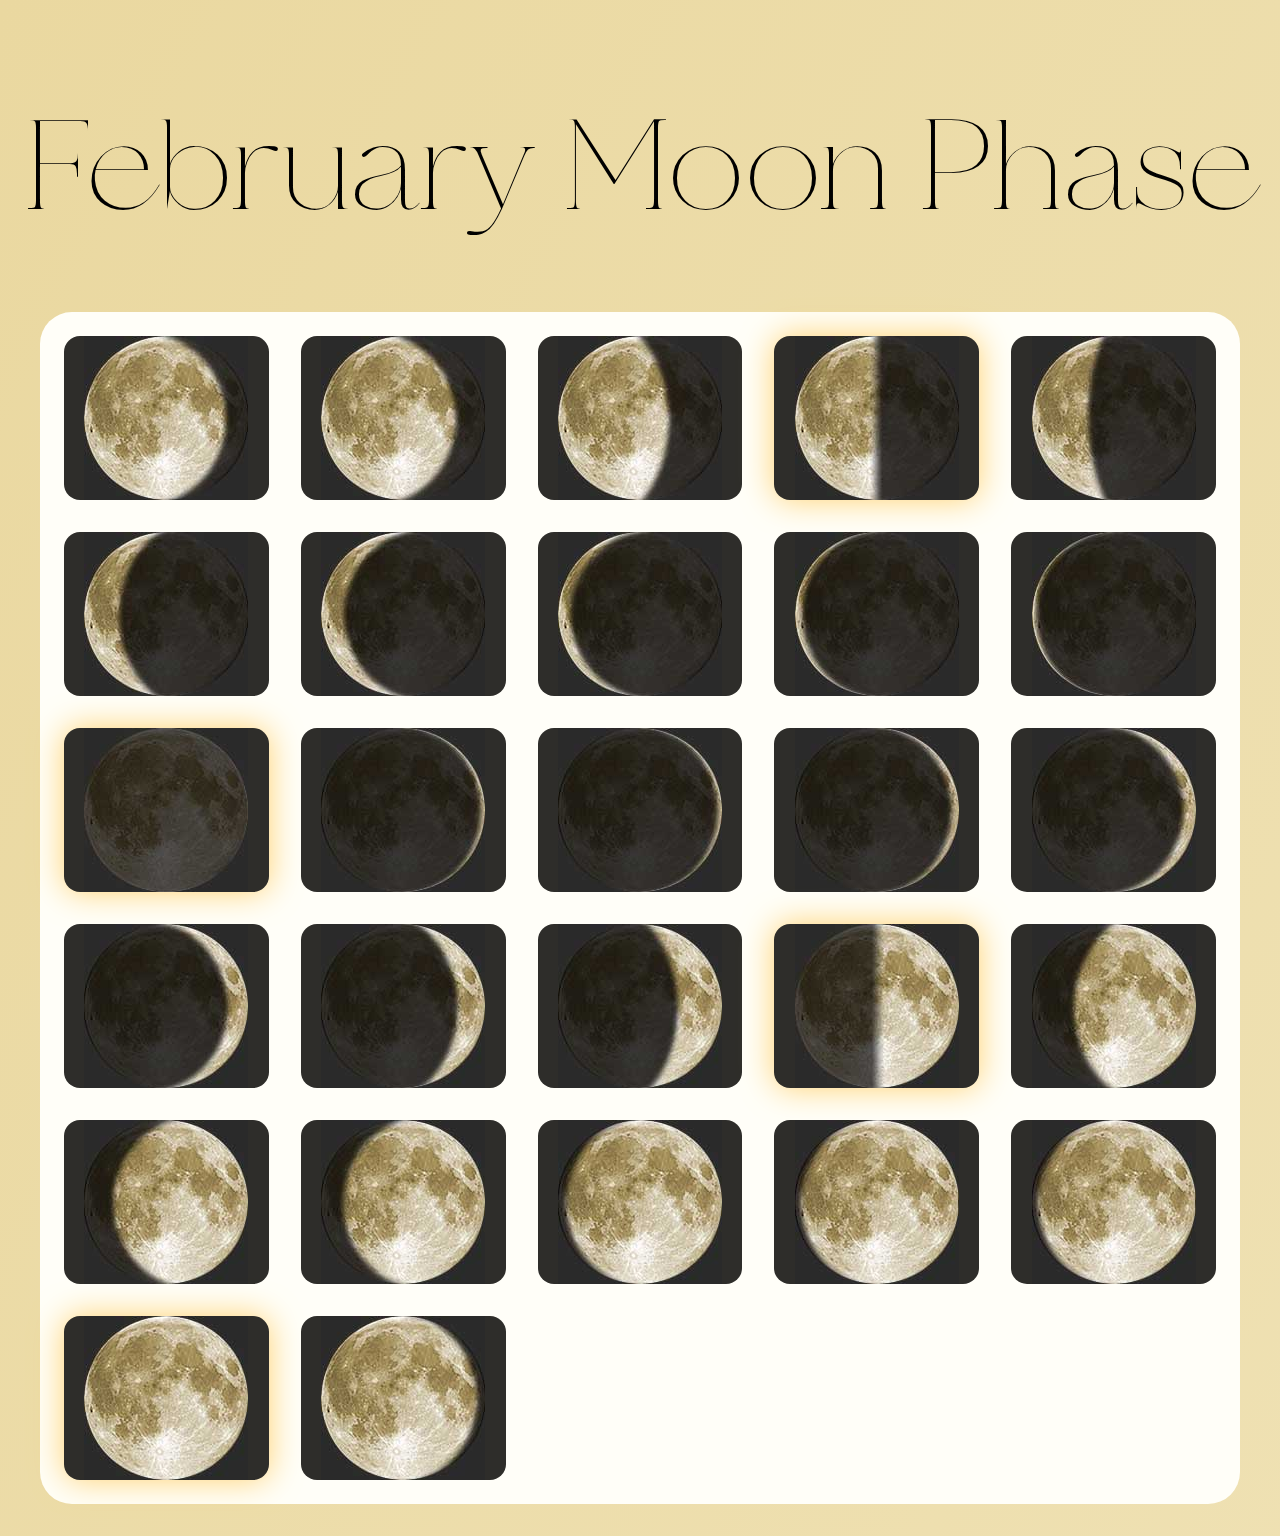
<file: index.html>
<!DOCTYPE html>
<html lang="en">
<head>
    <meta charset="UTF-8">
    <meta http-equiv="X-UA-Compatible" content="IE=edge">
    <meta name="viewport" content="width=device-width, initial-scale=1.0">
    <title>Cassie's Week 5 calendar</title>
    <link rel="stylesheet" href="style.css">
</head>
<body>
    <div class="container">
        <header class="header">
            <h1>February Moon Phase</h1>
        </header>
        <main class="calendar">
            <div class="day">
                <span><img src="./asseis/images/m1.jpg"></span>
                <span class="text">February 1 <br>
                    Waning Gibbous <br>
                    Illumination: 84%</span>
            </div>
            <div class="day">
                <span><img src="./asseis/images/m2.jpg"></span>
                <span class="text">February 2 <br>
                    Waning Gibbous <br>
                    Illumination: 75%</span>
            </div>
            <div class="day">
                <span><img src="./asseis/images/m3.jpg"></span>
                <span class="text">February 3 <br>
                    Waning Gibbous <br>
                    Illumination: 64%</span>
            </div>
            <a class="day major" href="moon.html">
                <span><img src="./asseis/images/m4.jpg"></span>
                <span class="text">February 4 <br>
                    Last Quarter <br>
                    Illumination: 53%</span>
            </a>
            <div class="day">
                <span><img src="./asseis/images/m5.jpg"></span>
                <span class="text">February 5 <br>
                    Waning Crescent <br>
                    Illumination: 41%</span>
            </div>
            <div class="day">
                <span><img src="./asseis/images/m6.jpg"></span>
                <span class="text">February 6 <br>
                    Waning Crescent <br>
                    Illumination: 31%</span>
            </div>
            <div class="day">
                <span><img src="./asseis/images/m7.jpg"></span>
                <span class="text">February 7 <br>
                    Waning Crescent <br>
                    Illumination: 21%</span>
            </div>
            <div class="day">
                <span><img src="./asseis/images/m8.jpg"></span>
                <span class="text">February 8 <br>
                    Waning Crescent <br>
                    Illumination: 12%</span>
            </div>
            <div class="day">
                <span><img src="./asseis/images/m9.jpg"></span>
                <span class="text">February 9 <br>
                    Waning Crescent <br>
                    Illumination: 6%</span>
            </div>
            <div class="day">
                <span><img src="./asseis/images/m10.jpg"></span>
                <span class="text">February 10 <br>
                    Waning Crescent <br>
                    Illumination: 2%</span>
            </div>
            <a class="day major" href="moon.html">
                <span><img src="./asseis/images/m11.jpg"></span>
                <span class="text">February 11 <br>
                    New Moon <br>
                    Illumination: 0%</span>
            </a>
            <div class="day">
                <span><img src="./asseis/images/m12.jpg"></span>
                <span class="text">February 12 <br>
                    Waxing Crescent <br>
                    Illumination: 1%</span>
            </div>
            <div class="day">
                <span><img src="./asseis/images/m13.jpg"></span>
                <span class="text">February 13 <br>
                    Waxing Crescent <br>
                    Illumination: 3%</span>
            </div>
            <div class="day">
                <span><img src="./asseis/images/m14.jpg"></span>
                <span class="text">February 14 <br>
                    Waxing Crescent <br>
                    Illumination: 8%</span>
            </div>
            <div class="day">
                <span><img src="./asseis/images/m15.jpg"></span>
                <span class="text">February 15 <br>
                    Waxing Crescent <br>
                    Illumination: 14%</span>
            </div>
            <div class="day">
                <span><img src="./asseis/images/m16.jpg"></span>
                <span class="text">February 16 <br>
                    Waxing Crescent <br>
                    Illumination: 21%</span>
            </div>
            <div class="day">
                <span><img src="./asseis/images/m17.jpg"></span>
                <span class="text">February 17 <br>
                    Waxing Crescent <br>
                    Illumination: 29%</span>
            </div>
            <div class="day">
                <span><img src="./asseis/images/m18.jpg"></span>
                <span class="text">February 18 <br>
                    Waxing Crescent <br>
                    Illumination: 38%</span>
            </div>
            <a class="day major" href="moon.html">
                <span><img src="./asseis/images/m19.jpg"></span>
                <span class="text">February 19 <br>
                    First Quarter <br>
                    Illumination: 47%</span>
            </a>
            <div class="day">
                <span><img src="./asseis/images/m21.jpg"></span>
                <span class="text">February 20 <br>
                    Waxing Gibbous <br>
                    Illumination: 57%</span>
            </div>
            <div class="day">
                <span><img src="./asseis/images/m22.jpg"></span>
                <span class="text">February 21 <br>
                    Waxing Gibbous <br>
                    Illumination: 66%</span>
            </div>
            <div class="day">
                <span><img src="./asseis/images/m23.jpg"></span>
                <span class="text">February 22 <br>
                    Waxing Gibbous <br>
                    Illumination: 75%</span>
            </div>
            <div class="day">
                <span><img src="./asseis/images/m24.jpg"></span>
                <span class="text">February 24 <br>
                    Waxing Gibbous <br>
                    Illumination: 90%</span>
            </div>
            <div class="day">
                <span><img src="./asseis/images/m25.jpg"></span>
                <span class="text">February 25 <br>
                    Waxing Gibbous <br>
                    Illumination: 96%</span>
            </div>
            <div class="day">
                <span><img src="./asseis/images/m26.jpg"></span>
                <span class="text">February 26 <br>
                    Waxing Gibbous <br>
                    Illumination: 99%</span>
            </div>
            <a class="day major" href="moon.html">
                <span><img src="./asseis/images/m27.jpg"></span>
                <span class="text">February 27 <br>
                    Full Moon <br>
                    Illumination: 100%</span>
            </a>
            <div class="day">
                <span><img src="./asseis/images/m28.jpg"></span>
                <span class="text">February 28 <br>
                    Waning Gibbous <br>
                    Illumination: 98%</span>
            </div>
        </main>
    </div>
</body>
</html>
</file>
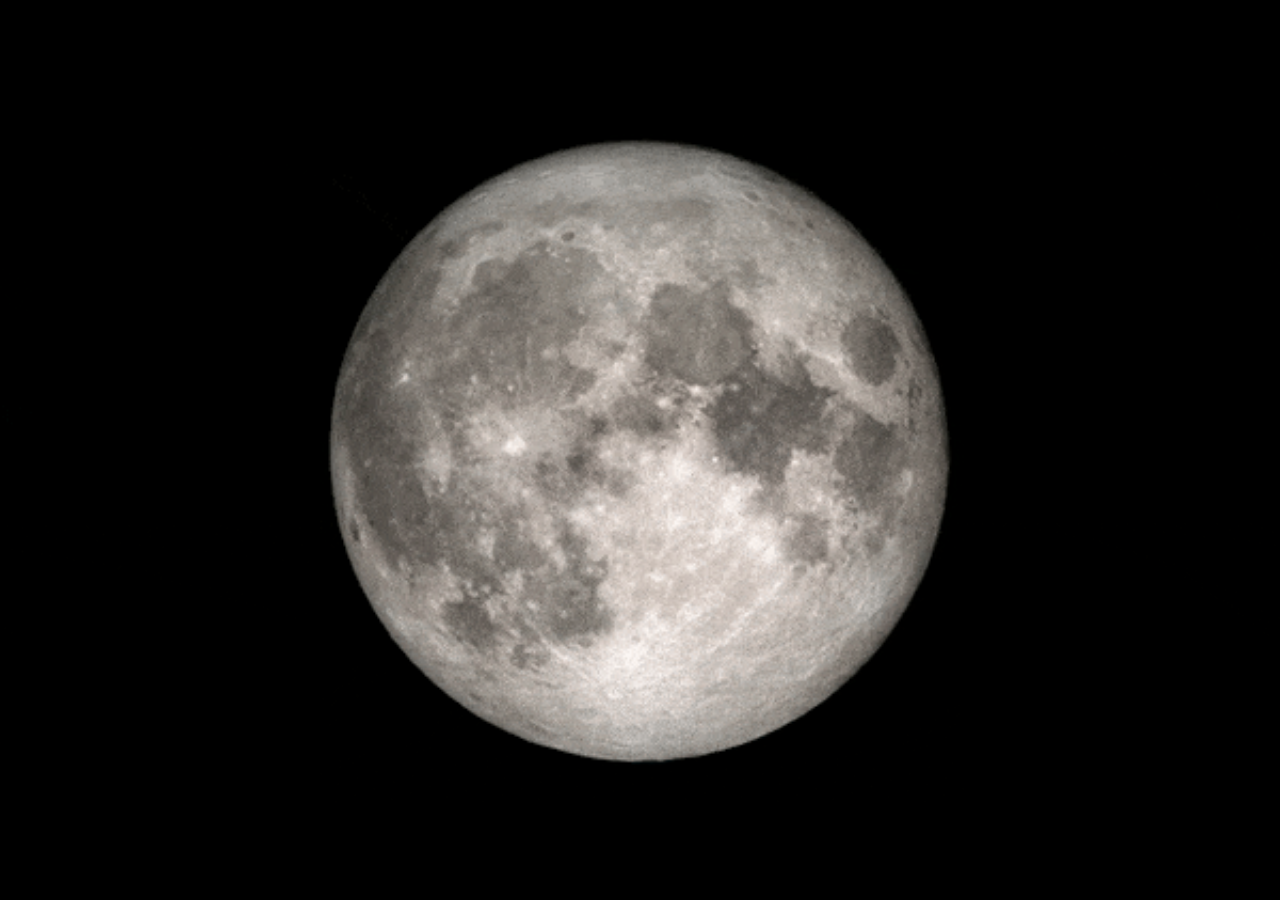
<file: moon.html>
<!DOCTYPE html>
<html lang="en">
<head>
    <meta charset="UTF-8">
    <meta http-equiv="X-UA-Compatible" content="IE=edge">
    <meta name="viewport" content="width=device-width, initial-scale=1.0">
    <title>Moon</title>
    <link rel="stylesheet" href="style.css">
</head>
<body>
    <a class="bg" href="index.html">
        <img src="./asseis/images/moon-phases.gif">
    </a>
</body>
</html>
</file>
<file: style.css>
@font-face {
    font-family: "MADEBonVoyage.woff2";
    src: url(./asseis/MADEBonVoyage.woff2) format("woff2");
}
@font-face {
    font-family: "MADEBonVoyage-Thin.woff2";
    src: url(./asseis/MADEBonVoyage-Thin.woff2) format("woff2");
}
body {
    margin: 0;
    background-color: rgb(118, 123, 143);

}
h1 {
    font-family: "MADEBonVoyage-Thin.woff2";
    font-weight: normal;
    font-size: 5rem;
    text-align: center;
    color: white;
}
.bg {
    width: 100vw;
    height: 100vh;
    background-color: rgb(0, 0, 0);
    justify-content: center;
    align-items: center;
    display: flex;
}
.bg img {
    width: 100%;
}
.container {
    width: 100vw;
    height: 100%;
    overflow-y: scroll;
}
.calendar {
    width: 90%;
    height: 90%;
    margin-top: -2.5rem;
    margin-left: auto;
    margin-right: auto;
    margin-bottom: 2rem;
    display: grid;
    grid-template-columns: repeat(2, 1fr);
    grid-gap: 1rem;
    background-color:#fffef8;
    padding: .5em;
    border-radius: 2rem;
}
.day {
    border-radius: 1rem;
    height: 8rem;
    background-color: rgb(46, 45, 42);
    text-align: center;
    transition: all .3s;
    text-decoration: none;
    color: black;
}
.day img {
    height: 8rem;
}
.day:hover {
    margin-top: -0.5rem;
}
.day .text {
    font-family: Arial, Helvetica, sans-serif;
    font-size: 1rem;
    position: relative;
    bottom: 5.2rem;
    background-color: rgb(255, 243, 175);
    opacity: 0.7;
    visibility: hidden;
    text-align: center;
}
.day:hover .text {
    visibility: visible;
}
.major {
    outline: none;
    border-color: rgb(255, 210, 111);
    box-shadow: 0 0 2rem rgb(255, 210, 111);
}
.major:hover {
    box-shadow: 0 0 40px 20px rgb(255, 243, 175);
}

@media only screen and (min-width: 376px) {
    body {
        background: linear-gradient(118deg, #ead8a0, #fdfae8);
        background-size: 400% 400%;
        animation: bgChange 5s ease infinite;
    }
    @keyframes bgChange {
        0%{background-position:25% 0%}
        50%{background-position:76% 100%}
        100%{background-position:25% 0%}
    }
    h1 {
        font-size: 8rem;
        color: black;
    }
    .bg {
        width: 100vw;
        height: 100vh;
    }
    .bg img {
        width: 100%;
    }
    .calendar {
        grid-template-columns: repeat(5, 1fr);
        grid-gap: 2rem;
        padding: 1.5rem;
    }
    .day {
        height: 10.25rem;
    }
    .day img {
        height: 10.25rem;
    }
}
</file>
